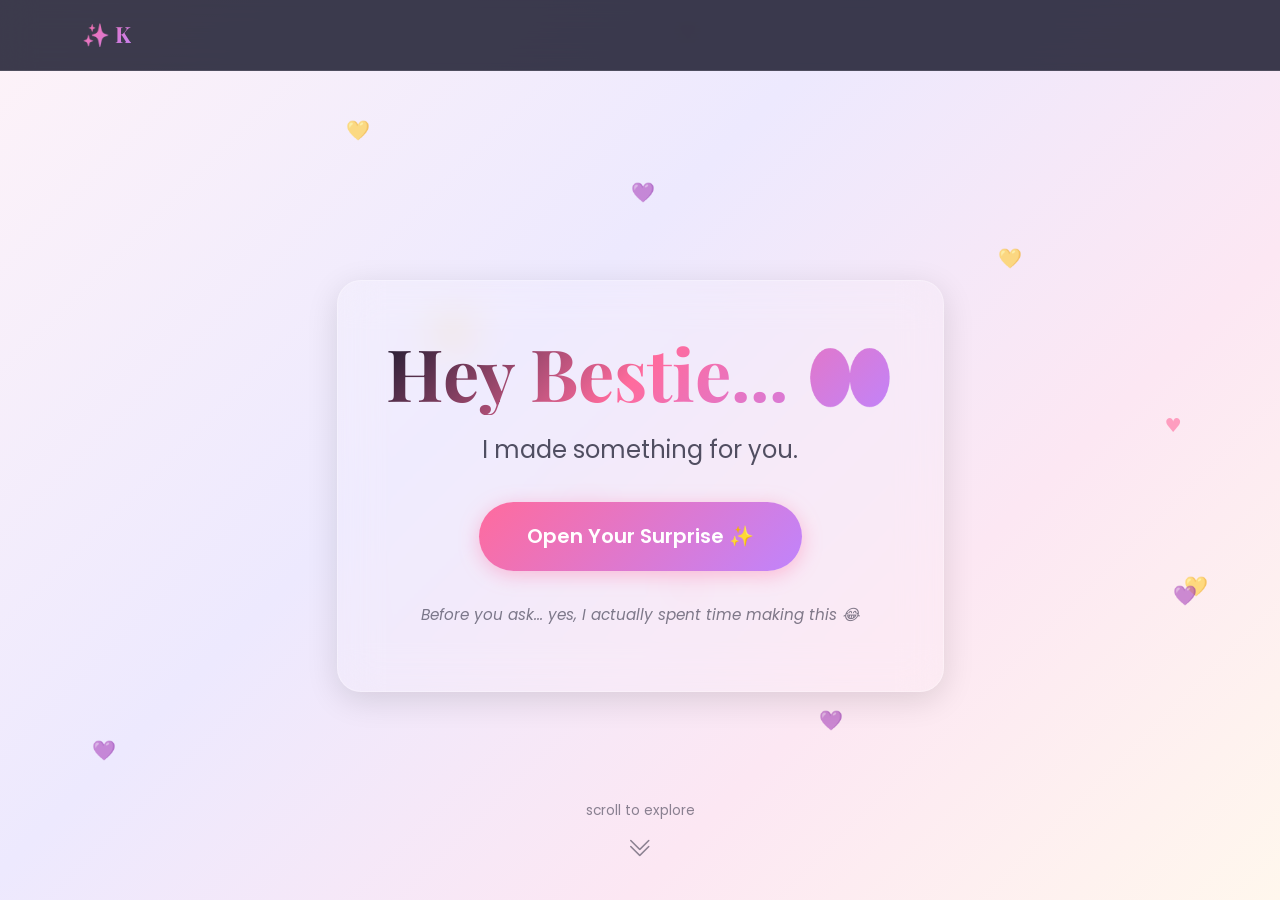
<file: index.html>
<!DOCTYPE html>
<html lang="en">
<head>
  <meta charset="UTF-8">
  <meta name="viewport" content="width=device-width, initial-scale=1.0">
  <meta name="description" content="A secret birthday surprise made just for you, bestie!">
  <title>Hey Bestie... 👀 | Birthday Surprise</title>

  <!-- Google Fonts -->
  <link rel="preconnect" href="https://fonts.googleapis.com">
  <link rel="preconnect" href="https://fonts.gstatic.com" crossorigin>
  <link href="https://fonts.googleapis.com/css2?family=Playfair+Display:wght@600;700&family=Poppins:wght@400;500;600;700&display=swap" rel="stylesheet">

  <!-- Bootstrap 5 -->
  <link href="https://cdn.jsdelivr.net/npm/bootstrap@5.3.3/dist/css/bootstrap.min.css" rel="stylesheet">
  <link href="https://cdn.jsdelivr.net/npm/bootstrap-icons@1.11.3/font/bootstrap-icons.min.css" rel="stylesheet">

  <!-- Custom Styles -->
  <link rel="stylesheet" href="css/style.css">
</head>
<body data-page="welcome">

  <!-- Page Transition Overlay -->
  <div id="page-transition" class="page-transition" aria-hidden="true">
    <i class="bi bi-stars" aria-hidden="true"></i>
  </div>

  <!-- Floating Particles -->
  <div class="particles-container" data-particles="heart" data-particle-count="12" aria-hidden="true"></div>

  <!-- Navbar -->
  <nav class="navbar navbar-expand-lg navbar-dark navbar-custom fixed-top" aria-label="Main navigation">
    <div class="container">
      <a class="navbar-brand" href="index.html">✨ B</a>
    </div>
  </nav>

  <!-- Hero Section -->
  <main class="page-wrapper">
    <section class="hero-fullscreen" aria-labelledby="welcome-heading">
      <div class="hero-content glass-card fade-in-up">
        <h1 id="welcome-heading" class="hero-title">Hey Bestie... 👀</h1>
        <p class="hero-subtitle" id="welcome-subtitle">I made something for you.</p>

        <button id="open-surprise-btn" class="btn-surprise btn-lg" aria-label="Open your birthday surprise">
          <span>Open Your Surprise ✨</span>
        </button>

        <p class="hero-footnote" id="welcome-footnote">Before you ask... yes, I actually spent time making this 😂</p>
      </div>

      <div class="scroll-indicator" aria-hidden="true">
        <span>scroll to explore</span>
        <i class="bi bi-chevron-double-down"></i>
      </div>
    </section>
  </main>

  <!-- Scripts -->
  <script src="https://cdn.jsdelivr.net/npm/bootstrap@5.3.3/dist/js/bootstrap.bundle.min.js"></script>
  <script src="js/config.js"></script>
  <script src="js/script.js"></script>
  <script>
    /* Apply config text on welcome page */
    document.addEventListener("DOMContentLoaded", () => {
      if (typeof birthdayConfig !== "undefined") {
        const sub = document.getElementById("welcome-subtitle");
        const foot = document.getElementById("welcome-footnote");
        if (sub) sub.textContent = birthdayConfig.welcomeSubtitle;
        if (foot) foot.textContent = birthdayConfig.welcomeFootnote;
      }
    });
  </script>
</body>
</html>
</file>
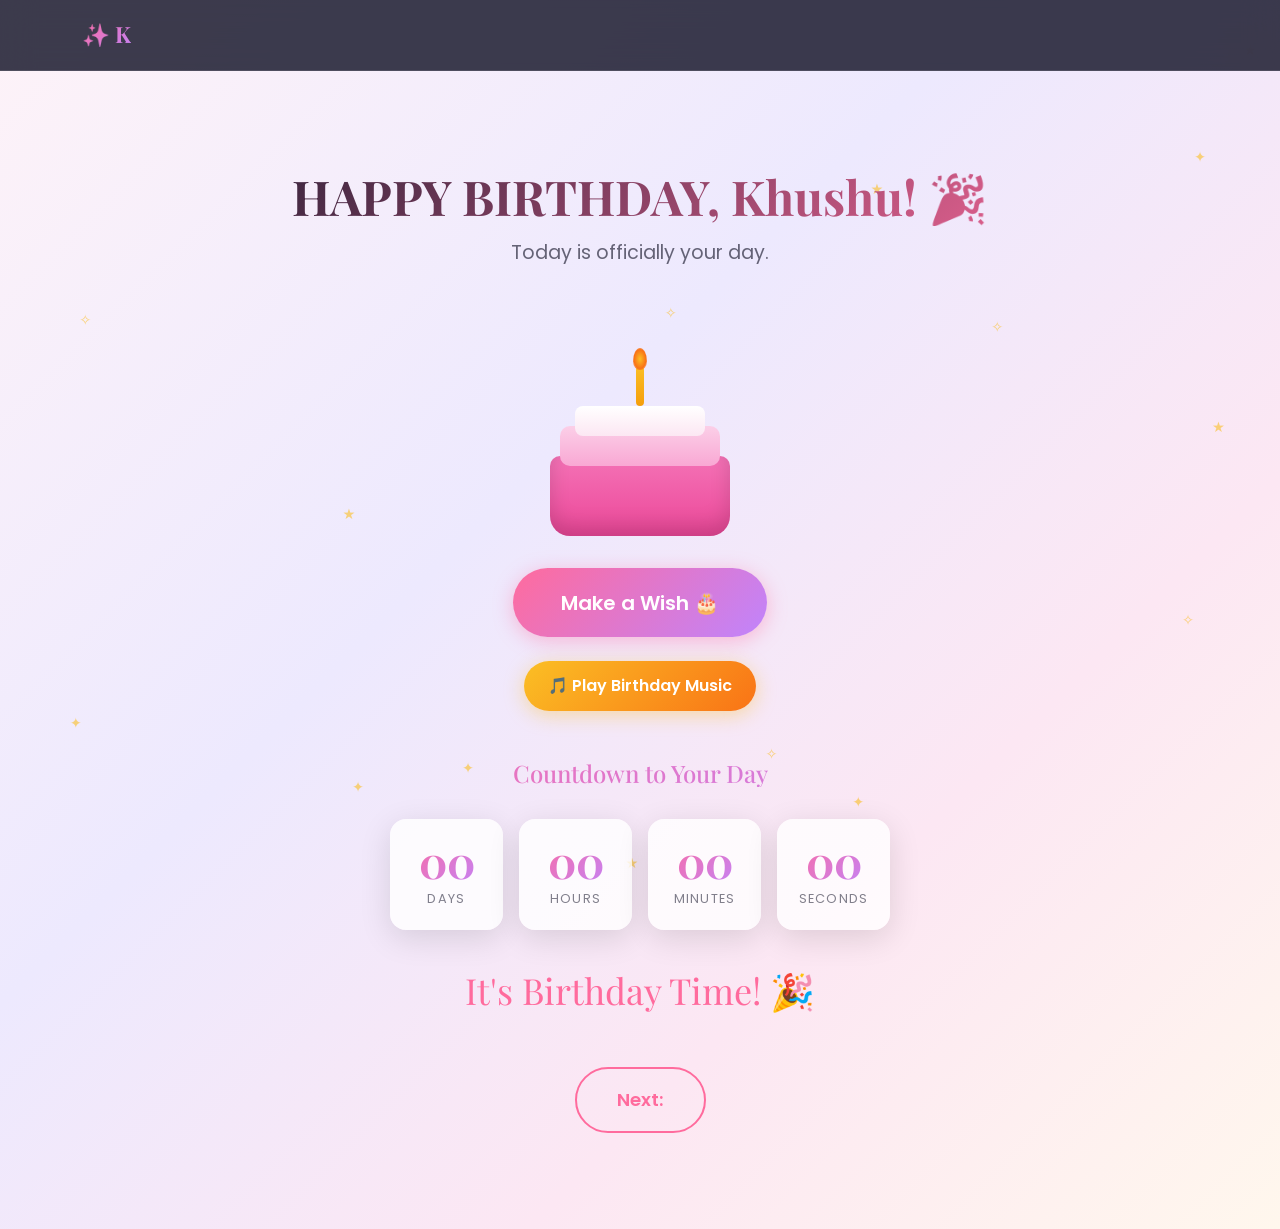
<file: birthday.html>
<!DOCTYPE html>
<html lang="en">
<head>
  <meta charset="UTF-8">
  <meta name="viewport" content="width=device-width, initial-scale=1.0">
  <meta name="description" content="Happy Birthday, Bestie! Time to celebrate!">
  <title>HAPPY BIRTHDAY! 🎉 | Birthday Surprise</title>

  <link rel="preconnect" href="https://fonts.googleapis.com">
  <link rel="preconnect" href="https://fonts.gstatic.com" crossorigin>
  <link href="https://fonts.googleapis.com/css2?family=Playfair+Display:wght@600;700&family=Poppins:wght@400;500;600;700&display=swap" rel="stylesheet">
  <link href="https://cdn.jsdelivr.net/npm/bootstrap@5.3.3/dist/css/bootstrap.min.css" rel="stylesheet">
  <link href="https://cdn.jsdelivr.net/npm/bootstrap-icons@1.11.3/font/bootstrap-icons.min.css" rel="stylesheet">
  <link rel="stylesheet" href="css/style.css">
</head>
<body data-page="birthday">

  <div id="page-transition" class="page-transition" aria-hidden="true">
    <i class="bi bi-stars" aria-hidden="true"></i>
  </div>

  <div class="particles-container" data-particles="star" data-particle-count="15" aria-hidden="true"></div>

  <nav class="navbar navbar-expand-lg navbar-dark navbar-custom fixed-top" aria-label="Main navigation">
    <div class="container">
      <a class="navbar-brand" href="index.html">✨ B</a>
    </div>
  </nav>

  <main class="page-wrapper">
    <section class="section-padding container text-center" aria-labelledby="birthday-heading">
      <h1 id="birthday-heading" class="section-title fade-in-up">
        HAPPY BIRTHDAY, <span id="birthday-name">BESTIE</span>! 🎉
      </h1>
      <p class="section-subtitle fade-in-up">Today is officially your day.</p>

      <!-- CSS Birthday Cake -->
      <div class="cake-container fade-in-up" role="img" aria-label="Animated birthday cake with candles">
        <div class="candle" aria-hidden="true">
          <div class="candle-flame" aria-hidden="true"></div>
        </div>
        <div class="cake-base" aria-hidden="true"></div>
      </div>

      <button id="make-wish-btn" class="btn-surprise btn-lg fade-in-up" aria-label="Make a birthday wish">
        <span>Make a Wish 🎂</span>
      </button>

      <!-- Music Controls (no autoplay) -->
      <div class="music-controls fade-in-up">
        <button id="play-music-btn" class="btn-surprise btn-music" aria-label="Play birthday music">
          <span>🎵 Play Birthday Music</span>
        </button>
        <button id="pause-music-btn" class="btn-surprise btn-music hidden" aria-label="Pause birthday music">
          <span>⏸ Pause Music</span>
        </button>
      </div>

      <!-- Countdown -->
      <div class="mt-5 fade-in-up">
        <h2 class="h4 text-gradient mb-3">Countdown to Your Day</h2>
        <div id="countdown-grid" class="countdown-grid">
          <div class="countdown-item">
            <div id="countdown-days" class="countdown-number">00</div>
            <div class="countdown-label">Days</div>
          </div>
          <div class="countdown-item">
            <div id="countdown-hours" class="countdown-number">00</div>
            <div class="countdown-label">Hours</div>
          </div>
          <div class="countdown-item">
            <div id="countdown-minutes" class="countdown-number">00</div>
            <div class="countdown-label">Minutes</div>
          </div>
          <div class="countdown-item">
            <div id="countdown-seconds" class="countdown-number">00</div>
            <div class="countdown-label">Seconds</div>
          </div>
        </div>
        <p id="countdown-celebration" class="countdown-celebration hidden">It's Birthday Time! 🎉</p>
      </div>

      <div class="text-center mt-5">
        <a href="meeting.html" class="btn-surprise btn-outline-surprise">
          <span>Next:</span>
        </a>
      </div>
    </section>
  </main>

  <script src="https://cdn.jsdelivr.net/npm/bootstrap@5.3.3/dist/js/bootstrap.bundle.min.js"></script>
  <script src="js/config.js"></script>
  <script src="js/script.js"></script>
</body>
</html>
</file>
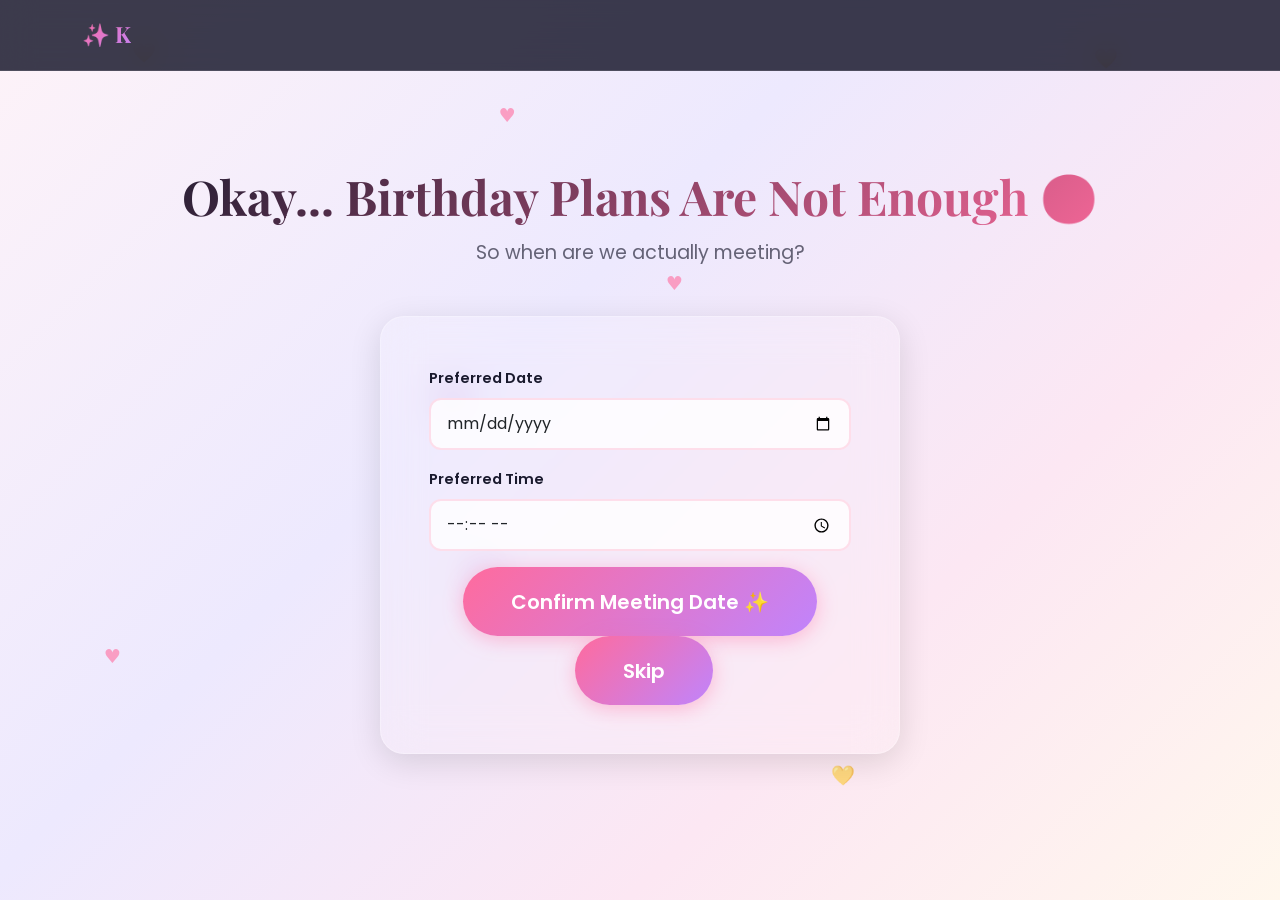
<file: meeting.html>
<!DOCTYPE html>
<html lang="en">
<head>
  <meta charset="UTF-8">
  <meta name="viewport" content="width=device-width, initial-scale=1.0">
  <meta name="description" content="Let's plan when we're actually meeting!">
  <title>Meeting Challenge 📅 | Birthday Surprise</title>

  <link rel="preconnect" href="https://fonts.googleapis.com">
  <link rel="preconnect" href="https://fonts.gstatic.com" crossorigin>
  <link href="https://fonts.googleapis.com/css2?family=Playfair+Display:wght@600;700&family=Poppins:wght@400;500;600;700&display=swap" rel="stylesheet">
  <link href="https://cdn.jsdelivr.net/npm/bootstrap@5.3.3/dist/css/bootstrap.min.css" rel="stylesheet">
  <link href="https://cdn.jsdelivr.net/npm/bootstrap-icons@1.11.3/font/bootstrap-icons.min.css" rel="stylesheet">
  <link rel="stylesheet" href="css/style.css">
  <style>
    /* Polished Skip popup styles */
    #skip-popup {
      position: fixed;
      left: 50%;
      top: 18%;
      transform: translateX(-50%) translateY(-10px) scale(0.95);
      min-width: 320px;
      max-width: 420px;
      background: linear-gradient(135deg, rgba(111,66,193,0.98), rgba(255,111,155,0.95));
      color: #fff;
      padding: 14px 16px;
      border-radius: 12px;
      z-index: 10002;
      opacity: 0;
      transition: transform .35s cubic-bezier(.2,.9,.3,1), opacity .25s ease;
      box-shadow: 0 12px 30px rgba(15,15,30,0.45);
      backdrop-filter: blur(6px) saturate(1.1);
      -webkit-backdrop-filter: blur(6px) saturate(1.1);
      pointer-events: none;
      font-family: "Poppins", system-ui, -apple-system, "Segoe UI", Roboto, "Helvetica Neue", Arial;
    }
    #skip-popup .skip-popup-inner {
      display: flex;
      align-items: center;
      gap: 12px;
    }
    #skip-popup .skip-icon {
      background: rgba(255,255,255,0.12);
      width: 52px;
      height: 52px;
      border-radius: 10px;
      display: flex;
      align-items: center;
      justify-content: center;
      font-size: 1.3rem;
      box-shadow: inset 0 -4px 12px rgba(0,0,0,0.12);
    }
    #skip-popup .skip-title {
      font-weight: 700;
      font-size: 1.02rem;
      line-height: 1.05;
    }
    #skip-popup .skip-sub {
      font-size: 0.85rem;
      opacity: 0.92;
      margin-top: 2px;
    }
    #skip-popup.show {
      opacity: 1;
      transform: translateX(-50%) translateY(0) scale(1);
      pointer-events: auto;
      animation: popup-entrance .45s cubic-bezier(.2,.9,.3,1);
    }
    @keyframes popup-entrance {
      0% { transform: translateX(-50%) translateY(-8px) scale(0.96); opacity: 0; }
      60% { transform: translateX(-50%) translateY(6px) scale(1.02); opacity: 1; }
      100% { transform: translateX(-50%) translateY(0) scale(1); }
    }
    #skip-popup .skip-close {
      margin-left: auto;
      background: transparent;
      border: none;
      color: rgba(255,255,255,0.95);
      font-size: 1.4rem;
      cursor: pointer;
      line-height: 1;
      padding: 6px 8px;
      border-radius: 8px;
      transition: background .15s ease, transform .12s ease;
    }
    #skip-popup .skip-close:hover { background: rgba(255,255,255,0.06); transform: translateY(-1px); }
    #skip-popup .skip-count {
      font-weight: 700;
      display: inline-block;
      min-width: 20px;
    }
  </style>
</head>
<body data-page="meeting">

  <div id="page-transition" class="page-transition" aria-hidden="true">
    <i class="bi bi-stars" aria-hidden="true"></i>
  </div>

  <div class="particles-container" data-particles="heart" data-particle-count="8" aria-hidden="true"></div>

  <nav class="navbar navbar-expand-lg navbar-dark navbar-custom fixed-top" aria-label="Main navigation">
    <div class="container">
      <a class="navbar-brand" href="index.html">✨ B</a>
    </div>
  </nav>

  <main class="page-wrapper">
    <section class="section-padding container" aria-labelledby="meeting-heading">
      <h1 id="meeting-heading" class="section-title fade-in-up">Okay... Birthday Plans Are Not Enough 😌</h1>
      <p class="section-subtitle fade-in-up">So when are we actually meeting?</p>

      <div class="row justify-content-center">
        <div class="col-lg-7">
          <!-- Meeting Form -->
          <form id="meeting-form" class="meeting-form glass-card fade-in-up" novalidate>
            <div class="mb-3">
              <label for="meeting-date" class="form-label">Preferred Date</label>
              <input type="date" class="form-control" id="meeting-date" required aria-required="true">
            </div>
            <div class="mb-3">
              <label for="meeting-time" class="form-label">Preferred Time</label>
              <input type="time" class="form-control" id="meeting-time" required aria-required="true">
            </div>
            <div class="text-center">
              <button type="submit" class="btn-surprise btn-lg">
                <span>Confirm Meeting Date ✨</span>
              </button>
              <button type="button" id="skip-meeting-btn" class="btn-surprise btn-lg ms-2">
                <span>Skip</span>
              </button>
            </div>
          </form>

          <!-- Confirmation Card -->
          <div id="confirmation-card" class="confirmation-card glass-card mt-4">
            <h3>Meeting Date Locked! 🔒</h3>
            <p class="confirm-message">
              Looks like we're meeting on <strong id="confirm-date"></strong> at <strong id="confirm-time"></strong>. 👀
            </p>
            <p class="wait-text">But wait...</p>
          </div>

          <!-- Joke Reveal Section -->
          <div id="joke-section" class="joke-section mt-4">
            <p class="text-center fs-5 mb-4 fade-in-up">Wait... I forgot something.</p>

            <div class="text-center mb-4">
              <button id="reveal-joke-btn" class="btn-surprise" aria-label="Reveal the surprise joke">
                <span>Reveal It 👀</span>
              </button>
            </div>

            <div id="joke-card" class="joke-card">
              <p id="joke-text"></p>
            </div>

            <div class="text-center mt-4">
              <button id="last-thing-btn" class="btn-surprise hidden" aria-label="Go to final surprise">
                <span>Okay, One Last Thing →</span>
              </button>
            </div>
          </div>

          <!-- Skip popup (hidden by default) -->
          <div id="skip-popup" aria-hidden="true" role="status" aria-live="polite">
            <div class="skip-popup-inner">
              <div class="skip-icon" aria-hidden="true">😎🐼</div>
              <div class="skip-text">
                <div class="skip-title">labad date nakh ne</div>
                <div class="skip-sub">Auto closing in <span id="skip-count" class="skip-count">5</span>s</div>
              </div>
              <button id="skip-close" aria-label="Close" class="skip-close">×</button>
            </div>
          </div>
        </div>
      </div>
    </section>
  </main>

  <script src="https://cdn.jsdelivr.net/npm/bootstrap@5.3.3/dist/js/bootstrap.bundle.min.js"></script>
  <script src="js/config.js"></script>
  <script src="js/script.js"></script>
</body>
</html>
</file>
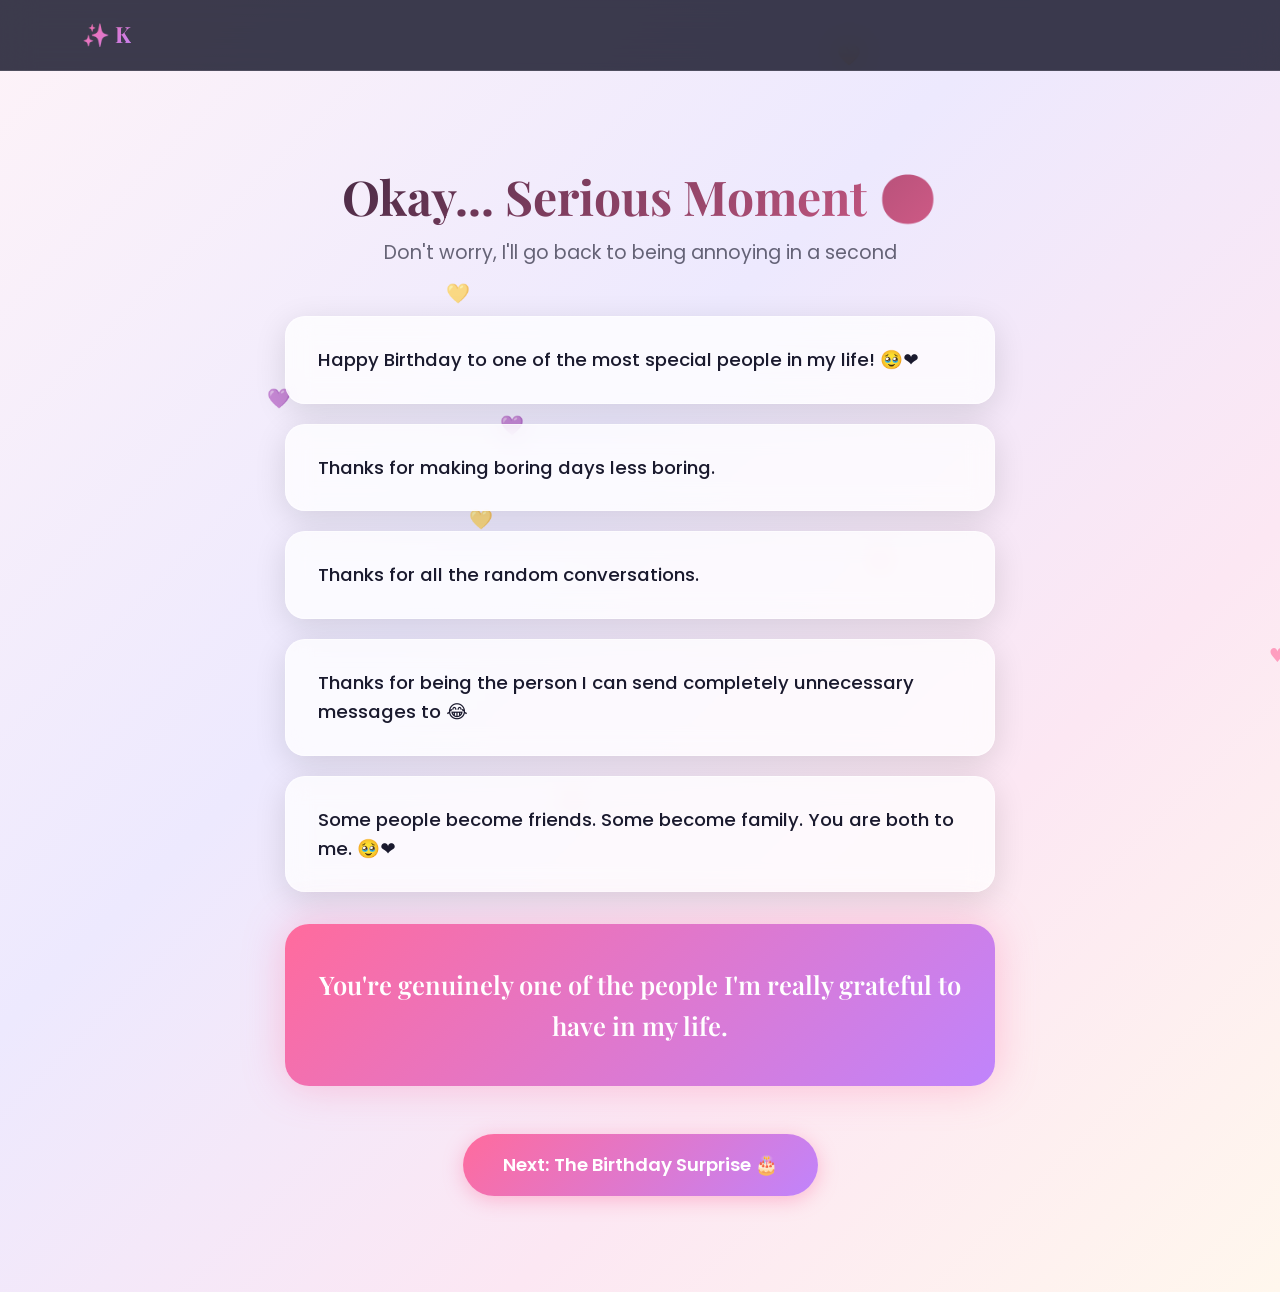
<file: messages.html>
<!DOCTYPE html>
<html lang="en">
<head>
  <meta charset="UTF-8">
  <meta name="viewport" content="width=device-width, initial-scale=1.0">
  <meta name="description" content="Things I never say enough to my best friend">
  <title>Okay... Serious Moment 🥹 | Birthday Surprise</title>

  <link rel="preconnect" href="https://fonts.googleapis.com">
  <link rel="preconnect" href="https://fonts.gstatic.com" crossorigin>
  <link href="https://fonts.googleapis.com/css2?family=Playfair+Display:wght@600;700&family=Poppins:wght@400;500;600;700&display=swap" rel="stylesheet">
  <link href="https://cdn.jsdelivr.net/npm/bootstrap@5.3.3/dist/css/bootstrap.min.css" rel="stylesheet">
  <link href="https://cdn.jsdelivr.net/npm/bootstrap-icons@1.11.3/font/bootstrap-icons.min.css" rel="stylesheet">
  <link rel="stylesheet" href="css/style.css">
</head>
<body data-page="messages">

  <div id="page-transition" class="page-transition" aria-hidden="true">
    <i class="bi bi-stars" aria-hidden="true"></i>
  </div>

  <div class="particles-container" data-particles="heart" data-particle-count="8" aria-hidden="true"></div>

  <nav class="navbar navbar-expand-lg navbar-dark navbar-custom fixed-top" aria-label="Main navigation">
    <div class="container">
      <a class="navbar-brand" href="index.html">✨ B</a>
    </div>
  </nav>

  <main class="page-wrapper">
    <section class="section-padding container" aria-labelledby="messages-heading">
      <h1 id="messages-heading" class="section-title fade-in-up">Okay... Serious Moment 🥹</h1>
      <p class="section-subtitle fade-in-up">Don't worry, I'll go back to being annoying in a second</p>

      <div class="row justify-content-center">
        <div class="col-lg-8">
          <!-- Message cards rendered by JavaScript -->
          <div id="messages-container"></div>

          <div id="gratitude-banner" class="gratitude-banner">
            <p>You're genuinely one of the people I'm really grateful to have in my life.</p>
          </div>
        </div>
      </div>

      <div class="text-center mt-5">
        <a href="birthday.html" class="btn-surprise">
          <span>Next: The Birthday Surprise 🎂</span>
        </a>
      </div>
    </section>
  </main>

  <script src="https://cdn.jsdelivr.net/npm/bootstrap@5.3.3/dist/js/bootstrap.bundle.min.js"></script>
  <script src="js/config.js"></script>
  <script src="js/script.js"></script>
</body>
</html>
</file>
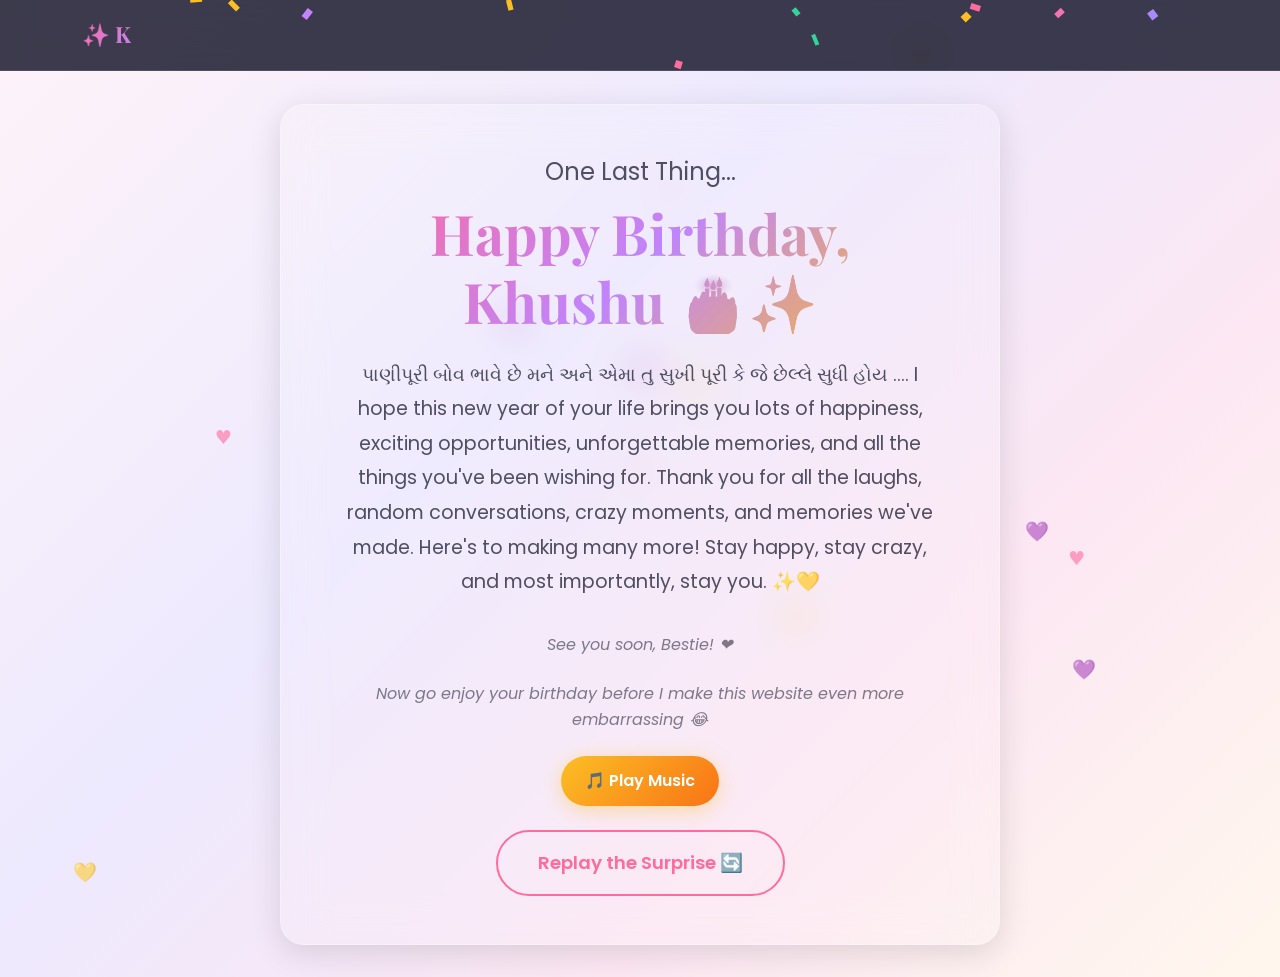
<file: surprise.html>
<!DOCTYPE html>
<html lang="en">
<head>
  <meta charset="UTF-8">
  <meta name="viewport" content="width=device-width, initial-scale=1.0">
  <meta name="description" content="One last surprise for the best birthday ever">
  <title>One Last Thing... | Birthday Surprise</title>

  <link rel="preconnect" href="https://fonts.googleapis.com">
  <link rel="preconnect" href="https://fonts.gstatic.com" crossorigin>
  <link href="https://fonts.googleapis.com/css2?family=Playfair+Display:wght@600;700&family=Poppins:wght@400;500;600;700&display=swap" rel="stylesheet">
  <link href="https://cdn.jsdelivr.net/npm/bootstrap@5.3.3/dist/css/bootstrap.min.css" rel="stylesheet">
  <link href="https://cdn.jsdelivr.net/npm/bootstrap-icons@1.11.3/font/bootstrap-icons.min.css" rel="stylesheet">
  <link rel="stylesheet" href="css/style.css">
</head>
<body data-page="surprise">

  <div id="page-transition" class="page-transition" aria-hidden="true">
    <i class="bi bi-stars" aria-hidden="true"></i>
  </div>

  <div class="particles-container" data-particles="heart" data-particle-count="12" aria-hidden="true"></div>

  <nav class="navbar navbar-expand-lg navbar-dark navbar-custom fixed-top" aria-label="Main navigation">
    <div class="container">
      <a class="navbar-brand" href="index.html">✨ B</a>
    </div>
  </nav>

  <main class="page-wrapper">
    <section class="hero-fullscreen" aria-labelledby="final-heading">
      <div class="hero-content glass-card scale-in">
        <p class="hero-subtitle mb-2 fade-in">One Last Thing...</p>

        <h1 id="final-heading" class="final-title">
          Happy Birthday, <span id="final-name">BESTIE</span> 🎂✨
        </h1>

        <p id="final-message" class="final-message">
          You're not just my best friend — you're my favorite person to be weird with.
        </p>

        <p class="final-footnote">
          See you soon, Bestie! ❤️
        </p>
        <p class="final-footnote">
          Now go enjoy your birthday before I make this website even more embarrassing 😂
        </p>

        <!-- Music Controls -->
        <div class="music-controls">
          <button id="play-music-btn" class="btn-surprise btn-music" aria-label="Play birthday music">
            <span>🎵 Play Music</span>
          </button>
          <button id="pause-music-btn" class="btn-surprise btn-music hidden" aria-label="Pause music">
            <span>⏸ Pause Music</span>
          </button>
        </div>

        <div class="mt-4">
          <button id="replay-btn" class="btn-surprise btn-outline-surprise" aria-label="Replay the birthday surprise from the beginning">
            <span>Replay the Surprise 🔄</span>
          </button>
        </div>
      </div>
    </section>
  </main>

  <script src="https://cdn.jsdelivr.net/npm/bootstrap@5.3.3/dist/js/bootstrap.bundle.min.js"></script>
  <script src="js/config.js"></script>
  <script src="js/script.js"></script>
</body>
</html>
</file>
<file: css/style.css>
/* ═══════════════════════════════════════════════════════════════
   BIRTHDAY SURPRISE — Main Stylesheet
   Theme: Soft gradients, glassmorphism, warm friendship vibes
   ═══════════════════════════════════════════════════════════════ */

/* ── CSS Variables (override via config.js colors) ─────────── */
:root {
  --color-primary: #ff6b9d;
  --color-secondary: #c084fc;
  --color-accent: #fbbf24;
  --color-dark: #1a1a2e;
  --color-light: #fef3f8;
  --color-glass: rgba(255, 255, 255, 0.12);
  --color-glass-border: rgba(255, 255, 255, 0.25);
  --font-heading: "Playfair Display", Georgia, serif;
  --font-body: "Poppins", system-ui, sans-serif;
  --shadow-soft: 0 8px 32px rgba(0, 0, 0, 0.12);
  --shadow-glow: 0 0 40px rgba(255, 107, 157, 0.35);
  --transition-smooth: 0.4s cubic-bezier(0.4, 0, 0.2, 1);
  --navbar-height: 72px;
}

/* ── Reset & Base ────────────────────────────────────────────── */
*,
*::before,
*::after {
  box-sizing: border-box;
}

html {
  scroll-behavior: smooth;
}

body {
  font-family: var(--font-body);
  color: var(--color-dark);
  background: linear-gradient(135deg, #fef3f8 0%, #ede9fe 40%, #fce7f3 70%, #fff7ed 100%);
  min-height: 100vh;
  overflow-x: hidden;
  line-height: 1.6;
}

h1, h2, h3, h4, h5, h6 {
  font-family: var(--font-heading);
  font-weight: 700;
  line-height: 1.2;
}

img {
  max-width: 100%;
  height: auto;
  display: block;
}

a {
  text-decoration: none;
  color: inherit;
}

/* ── Reduced Motion ──────────────────────────────────────────── */
@media (prefers-reduced-motion: reduce) {
  *,
  *::before,
  *::after {
    animation-duration: 0.01ms !important;
    animation-iteration-count: 1 !important;
    transition-duration: 0.01ms !important;
    scroll-behavior: auto !important;
  }

  .floating-heart,
  .floating-star,
  .particle,
  .balloon,
  .sparkle {
    display: none !important;
  }
}

/* ── Navbar ──────────────────────────────────────────────────── */
.navbar-custom {
  background: rgba(26, 26, 46, 0.85);
  backdrop-filter: blur(16px);
  -webkit-backdrop-filter: blur(16px);
  border-bottom: 1px solid rgba(255, 255, 255, 0.1);
  padding: 0.75rem 0;
  transition: var(--transition-smooth);
}

.navbar-custom .navbar-brand {
  font-family: var(--font-heading);
  font-size: 1.4rem;
  font-weight: 700;
  background: linear-gradient(135deg, var(--color-primary), var(--color-secondary));
  -webkit-background-clip: text;
  -webkit-text-fill-color: transparent;
  background-clip: text;
}

.navbar-custom .nav-link {
  color: rgba(255, 255, 255, 0.85) !important;
  font-weight: 500;
  font-size: 0.9rem;
  padding: 0.5rem 1rem !important;
  border-radius: 50px;
  transition: var(--transition-smooth);
  position: relative;
}

.navbar-custom .nav-link:hover,
.navbar-custom .nav-link.active {
  color: #fff !important;
  background: rgba(255, 107, 157, 0.25);
}

.navbar-custom .nav-link:focus-visible {
  outline: 2px solid var(--color-accent);
  outline-offset: 2px;
}

.navbar-toggler {
  border-color: rgba(255, 255, 255, 0.3);
}

.navbar-toggler:focus {
  box-shadow: 0 0 0 2px var(--color-accent);
}

/* ── Page Layout ─────────────────────────────────────────────── */
.page-wrapper {
  padding-top: var(--navbar-height);
  min-height: 100vh;
}

.section-padding {
  padding: 4rem 1rem;
}

@media (min-width: 768px) {
  .section-padding {
    padding: 6rem 2rem;
  }
}

/* ── Hero Sections ───────────────────────────────────────────── */
.hero-fullscreen {
  min-height: calc(100vh - var(--navbar-height));
  display: flex;
  align-items: center;
  justify-content: center;
  position: relative;
  overflow: hidden;
  padding: 2rem 1rem;
}

.hero-content {
  text-align: center;
  z-index: 2;
  max-width: 720px;
}

.hero-title {
  font-size: clamp(2.5rem, 8vw, 4.5rem);
  margin-bottom: 1rem;
  background: linear-gradient(135deg, var(--color-dark) 0%, var(--color-primary) 50%, var(--color-secondary) 100%);
  -webkit-background-clip: text;
  -webkit-text-fill-color: transparent;
  background-clip: text;
}

.hero-subtitle {
  font-size: clamp(1.1rem, 3vw, 1.5rem);
  color: rgba(26, 26, 46, 0.75);
  margin-bottom: 2rem;
  font-weight: 400;
}

.hero-footnote {
  font-size: 0.95rem;
  color: rgba(26, 26, 46, 0.55);
  margin-top: 2rem;
  font-style: italic;
}

/* ── Glass Card ──────────────────────────────────────────────── */
.glass-card {
  background: var(--color-glass);
  backdrop-filter: blur(20px);
  -webkit-backdrop-filter: blur(20px);
  border: 1px solid var(--color-glass-border);
  border-radius: 24px;
  padding: 2.5rem 2rem;
  box-shadow: var(--shadow-soft);
}

@media (min-width: 768px) {
  .glass-card {
    padding: 3rem;
  }
}

/* ── Buttons ─────────────────────────────────────────────────── */
.btn-surprise {
  display: inline-flex;
  align-items: center;
  justify-content: center;
  gap: 0.5rem;
  padding: 1rem 2.5rem;
  font-size: 1.15rem;
  font-weight: 600;
  font-family: var(--font-body);
  color: #fff;
  background: linear-gradient(135deg, var(--color-primary), var(--color-secondary));
  border: none;
  border-radius: 50px;
  cursor: pointer;
  transition: var(--transition-smooth);
  box-shadow: 0 4px 20px rgba(255, 107, 157, 0.4);
  position: relative;
  overflow: hidden;
}

.btn-surprise::before {
  content: "";
  position: absolute;
  inset: 0;
  background: linear-gradient(135deg, var(--color-secondary), var(--color-primary));
  opacity: 0;
  transition: var(--transition-smooth);
}

.btn-surprise:hover {
  transform: translateY(-3px) scale(1.02);
  box-shadow: var(--shadow-glow);
  color: #fff;
}

.btn-surprise:hover::before {
  opacity: 1;
}

.btn-surprise span,
.btn-surprise i {
  position: relative;
  z-index: 1;
}

.btn-surprise:focus-visible {
  outline: 3px solid var(--color-accent);
  outline-offset: 3px;
}

.btn-surprise.btn-lg {
  padding: 1.15rem 3rem;
  font-size: 1.25rem;
}

.btn-outline-surprise {
  background: transparent;
  border: 2px solid var(--color-primary);
  color: var(--color-primary);
  box-shadow: none;
}

.btn-outline-surprise::before {
  display: none;
}

.btn-outline-surprise:hover {
  background: var(--color-primary);
  color: #fff;
}

.btn-music {
  background: linear-gradient(135deg, var(--color-accent), #f97316);
  box-shadow: 0 4px 20px rgba(251, 191, 36, 0.4);
}

/* ── Scroll Indicator ────────────────────────────────────────── */
.scroll-indicator {
  position: absolute;
  bottom: 2rem;
  left: 50%;
  transform: translateX(-50%);
  display: flex;
  flex-direction: column;
  align-items: center;
  gap: 0.5rem;
  color: rgba(26, 26, 46, 0.5);
  font-size: 0.85rem;
  animation: bounce 2s ease-in-out infinite;
  z-index: 2;
}

.scroll-indicator i {
  font-size: 1.5rem;
}

@keyframes bounce {
  0%, 100% { transform: translateX(-50%) translateY(0); }
  50% { transform: translateX(-50%) translateY(8px); }
}

/* ── Section Headings ────────────────────────────────────────── */
.section-title {
  font-size: clamp(2rem, 5vw, 3rem);
  text-align: center;
  margin-bottom: 0.75rem;
  background: linear-gradient(135deg, var(--color-dark), var(--color-primary));
  -webkit-background-clip: text;
  -webkit-text-fill-color: transparent;
  background-clip: text;
}

.section-subtitle {
  text-align: center;
  color: rgba(26, 26, 46, 0.65);
  font-size: clamp(1rem, 2.5vw, 1.2rem);
  max-width: 600px;
  margin: 0 auto 3rem;
}

/* ── Memory Cards ────────────────────────────────────────────── */
.memory-card {
  border: none;
  border-radius: 20px;
  overflow: hidden;
  background: rgba(255, 255, 255, 0.7);
  backdrop-filter: blur(10px);
  box-shadow: var(--shadow-soft);
  transition: var(--transition-smooth);
  cursor: pointer;
  height: 100%;
}

.memory-card:hover {
  transform: translateY(-8px);
  box-shadow: var(--shadow-glow);
}

.memory-card:focus-visible {
  outline: 3px solid var(--color-primary);
  outline-offset: 3px;
}

.memory-card .card-img-wrapper {
  overflow: hidden;
  aspect-ratio: 4 / 3;
  background: rgba(26, 26, 46, 0.06);
  display: flex;
  align-items: center;
  justify-content: center;
}

.memory-card .card-img-top {
  width: 100%;
  height: 100%;
  object-fit: contain;
  object-position: center;
  transition: transform 0.6s ease;
}

.memory-card:hover .card-img-top {
  transform: scale(1.03);
}

.memory-card .card-date {
  font-size: 0.8rem;
  color: var(--color-primary);
  font-weight: 600;
  text-transform: uppercase;
  letter-spacing: 0.05em;
}

.memory-card .card-title {
  font-family: var(--font-heading);
  font-size: 1.15rem;
  margin-bottom: 0.5rem;
}

.memory-card .card-text {
  font-size: 0.9rem;
  color: rgba(26, 26, 46, 0.65);
}

/* ── Modal ───────────────────────────────────────────────────── */
.modal-content {
  border: none;
  border-radius: 20px;
  overflow: hidden;
}

.modal-memory-img {
  width: 100%;
  max-height: min(70vh, 620px);
  object-fit: contain;
  object-position: center;
  background: rgba(26, 26, 46, 0.04);
}

.modal.fade .modal-dialog {
  transition: transform 0.4s ease-out;
  transform: scale(0.9) translateY(20px);
}

.modal.show .modal-dialog {
  transform: scale(1) translateY(0);
}

/* ── Message Cards (Page 3) ──────────────────────────────────── */
.message-card {
  background: rgba(255, 255, 255, 0.75);
  backdrop-filter: blur(12px);
  border: 1px solid rgba(255, 255, 255, 0.5);
  border-radius: 20px;
  padding: 1.75rem 2rem;
  margin-bottom: 1.25rem;
  box-shadow: var(--shadow-soft);
  transition: var(--transition-smooth);
  opacity: 0;
  transform: translateY(30px);
}

.message-card.revealed {
  opacity: 1;
  transform: translateY(0);
}

.message-card:hover {
  transform: translateY(-4px);
  box-shadow: var(--shadow-glow);
}

.message-card.revealed:hover {
  transform: translateY(-4px);
}

.message-card p {
  margin: 0;
  font-size: clamp(1rem, 2.5vw, 1.15rem);
  font-weight: 500;
  color: var(--color-dark);
}

.gratitude-banner {
  background: linear-gradient(135deg, var(--color-primary), var(--color-secondary));
  color: #fff;
  border-radius: 24px;
  padding: 2.5rem 2rem;
  text-align: center;
  margin-top: 2rem;
  box-shadow: var(--shadow-glow);
  opacity: 0;
  transform: scale(0.95);
  transition: all 0.6s ease;
}

.gratitude-banner.revealed {
  opacity: 1;
  transform: scale(1);
}

.gratitude-banner p {
  font-family: var(--font-heading);
  font-size: clamp(1.2rem, 3vw, 1.6rem);
  margin: 0;
  font-weight: 600;
}

/* ── Birthday Cake (CSS) ───────────────────────────────────────── */
.cake-container {
  position: relative;
  width: 200px;
  height: 220px;
  margin: 2rem auto;
}

.cake-base {
  position: absolute;
  bottom: 0;
  left: 50%;
  transform: translateX(-50%);
  width: 180px;
  height: 80px;
  background: linear-gradient(180deg, #f472b6, #ec4899);
  border-radius: 10px 10px 20px 20px;
  box-shadow: inset 0 -10px 20px rgba(0, 0, 0, 0.15);
}

.cake-base::before {
  content: "";
  position: absolute;
  top: -30px;
  left: 10px;
  width: 160px;
  height: 40px;
  background: linear-gradient(180deg, #fbcfe8, #f9a8d4);
  border-radius: 10px;
}

.cake-base::after {
  content: "";
  position: absolute;
  top: -50px;
  left: 25px;
  width: 130px;
  height: 30px;
  background: linear-gradient(180deg, #fff, #fce7f3);
  border-radius: 8px;
}

.candle {
  position: absolute;
  bottom: 130px;
  left: 50%;
  transform: translateX(-50%);
  width: 8px;
  height: 40px;
  background: linear-gradient(180deg, #fbbf24, #f59e0b);
  border-radius: 4px;
  z-index: 2;
}

.candle-flame {
  position: absolute;
  top: -18px;
  left: 50%;
  transform: translateX(-50%);
  width: 14px;
  height: 22px;
  background: radial-gradient(ellipse, #fbbf24 0%, #f97316 60%, transparent 100%);
  border-radius: 50% 50% 50% 50% / 60% 60% 40% 40%;
  animation: flicker 0.8s ease-in-out infinite alternate;
  opacity: 1;
  transition: opacity 0.5s ease;
}

.candle-flame.blown-out {
  opacity: 0;
  animation: none;
}

@keyframes flicker {
  0% { transform: translateX(-50%) scale(1) rotate(-2deg); }
  100% { transform: translateX(-50%) scale(1.1) rotate(2deg); }
}

/* ── Countdown ───────────────────────────────────────────────── */
.countdown-grid {
  display: grid;
  grid-template-columns: repeat(2, 1fr);
  gap: 1rem;
  max-width: 500px;
  margin: 2rem auto;
}

@media (min-width: 480px) {
  .countdown-grid {
    grid-template-columns: repeat(4, 1fr);
  }
}

.countdown-item {
  background: rgba(255, 255, 255, 0.8);
  backdrop-filter: blur(10px);
  border-radius: 16px;
  padding: 1.25rem 0.75rem;
  text-align: center;
  box-shadow: var(--shadow-soft);
}

.countdown-number {
  font-family: var(--font-heading);
  font-size: clamp(2rem, 5vw, 2.75rem);
  font-weight: 700;
  background: linear-gradient(135deg, var(--color-primary), var(--color-secondary));
  -webkit-background-clip: text;
  -webkit-text-fill-color: transparent;
  background-clip: text;
  line-height: 1;
}

.countdown-label {
  font-size: 0.8rem;
  text-transform: uppercase;
  letter-spacing: 0.1em;
  color: rgba(26, 26, 46, 0.55);
  margin-top: 0.35rem;
}

.countdown-celebration {
  font-family: var(--font-heading);
  font-size: clamp(1.5rem, 4vw, 2.25rem);
  color: var(--color-primary);
  animation: pulse 1.5s ease-in-out infinite;
}

@keyframes pulse {
  0%, 100% { transform: scale(1); }
  50% { transform: scale(1.05); }
}

/* ── Meeting Form ────────────────────────────────────────────── */
.meeting-form {
  max-width: 520px;
  margin: 0 auto;
}

.meeting-form .form-control,
.meeting-form .form-select {
  border-radius: 12px;
  border: 2px solid rgba(255, 107, 157, 0.2);
  padding: 0.75rem 1rem;
  transition: var(--transition-smooth);
  background: rgba(255, 255, 255, 0.8);
}

.meeting-form .form-control:focus,
.meeting-form .form-select:focus {
  border-color: var(--color-primary);
  box-shadow: 0 0 0 3px rgba(255, 107, 157, 0.2);
}

.meeting-form .form-label {
  font-weight: 600;
  font-size: 0.9rem;
  color: var(--color-dark);
}

.confirmation-card {
  display: none;
  text-align: center;
  animation: scaleIn 0.6s ease forwards;
}

.confirmation-card.visible {
  display: block;
}

.confirmation-card h3 {
  font-size: clamp(1.5rem, 4vw, 2rem);
  color: var(--color-primary);
  margin-bottom: 1rem;
}

.confirmation-card .confirm-message {
  font-size: clamp(1rem, 2.5vw, 1.2rem);
  margin-bottom: 1.5rem;
  line-height: 1.7;
}

.confirmation-card .wait-text {
  font-family: var(--font-heading);
  font-size: 1.3rem;
  color: var(--color-secondary);
  opacity: 0;
  animation: fadeInUp 0.8s ease 1s forwards;
}

/* ── Joke Reveal ─────────────────────────────────────────────── */
.joke-section {
  display: none;
  opacity: 0;
  transform: translateY(20px);
  transition: all 0.6s ease;
}

.joke-section.visible {
  display: block;
  opacity: 1;
  transform: translateY(0);
}

.joke-card {
  background: rgba(255, 255, 255, 0.85);
  backdrop-filter: blur(16px);
  border-radius: 24px;
  padding: 2.5rem 2rem;
  box-shadow: var(--shadow-soft);
  text-align: center;
  transform: rotateY(90deg);
  opacity: 0;
  transition: all 0.8s cubic-bezier(0.4, 0, 0.2, 1);
}

.joke-card.revealed {
  transform: rotateY(0);
  opacity: 1;
}

.joke-card p {
  font-size: clamp(1rem, 2.5vw, 1.2rem);
  line-height: 1.8;
  white-space: pre-line;
  margin-bottom: 0;
}

.final-section {
  display: none;
  text-align: center;
  padding: 3rem 1rem;
}

.final-section.visible {
  display: block;
  animation: fadeInUp 0.8s ease forwards;
}

.final-title {
  font-size: clamp(2rem, 6vw, 3.5rem);
  background: linear-gradient(135deg, var(--color-primary), var(--color-secondary), var(--color-accent));
  -webkit-background-clip: text;
  -webkit-text-fill-color: transparent;
  background-clip: text;
  margin-bottom: 1.5rem;
}

.final-message {
  font-size: clamp(1rem, 2.5vw, 1.2rem);
  max-width: 600px;
  margin: 0 auto 2rem;
  color: rgba(26, 26, 46, 0.75);
  line-height: 1.8;
}

.final-footnote {
  font-style: italic;
  color: rgba(26, 26, 46, 0.55);
  margin-top: 1.5rem;
}

/* ── Floating Particles ──────────────────────────────────────── */
.particles-container {
  position: fixed;
  inset: 0;
  pointer-events: none;
  overflow: hidden;
  z-index: 0;
}

.floating-heart,
.floating-star {
  position: absolute;
  opacity: 0.6;
  animation: float 6s ease-in-out infinite;
  pointer-events: none;
}

.floating-heart {
  color: var(--color-primary);
  font-size: 1.2rem;
}

.floating-star {
  color: var(--color-accent);
  font-size: 0.9rem;
}

@keyframes float {
  0%, 100% {
    transform: translateY(0) rotate(0deg);
    opacity: 0.4;
  }
  50% {
    transform: translateY(-30px) rotate(15deg);
    opacity: 0.8;
  }
}

/* ── Confetti Canvas ───────────────────────────────────────────── */
#confetti-canvas {
  position: fixed;
  inset: 0;
  pointer-events: none;
  z-index: 9999;
}

/* ── Balloons ──────────────────────────────────────────────────── */
.balloon-container {
  position: fixed;
  inset: 0;
  pointer-events: none;
  z-index: 100;
  overflow: hidden;
}

.balloon {
  position: absolute;
  bottom: -100px;
  width: 40px;
  height: 50px;
  border-radius: 50% 50% 50% 50% / 60% 60% 40% 40%;
  animation: rise 4s ease-in forwards;
}

.balloon::after {
  content: "";
  position: absolute;
  bottom: -30px;
  left: 50%;
  width: 1px;
  height: 30px;
  background: rgba(0, 0, 0, 0.2);
}

@keyframes rise {
  0% {
    transform: translateY(0) rotate(0deg);
    opacity: 1;
  }
  100% {
    transform: translateY(-110vh) rotate(10deg);
    opacity: 0.6;
  }
}

/* ── Sparkles ──────────────────────────────────────────────────── */
.sparkle {
  position: absolute;
  width: 6px;
  height: 6px;
  background: var(--color-accent);
  border-radius: 50%;
  animation: sparkle 1.5s ease-in-out infinite;
}

@keyframes sparkle {
  0%, 100% { opacity: 0; transform: scale(0); }
  50% { opacity: 1; transform: scale(1); }
}

/* ── Animations ────────────────────────────────────────────────── */
.fade-in {
  animation: fadeIn 0.8s ease forwards;
}

.fade-in-up {
  animation: fadeInUp 0.8s ease forwards;
}

.scale-in {
  animation: scaleIn 0.6s ease forwards;
}

.slide-left {
  animation: slideLeft 0.8s ease forwards;
}

.slide-right {
  animation: slideRight 0.8s ease forwards;
}

@keyframes fadeIn {
  from { opacity: 0; }
  to { opacity: 1; }
}

@keyframes fadeInUp {
  from {
    opacity: 0;
    transform: translateY(30px);
  }
  to {
    opacity: 1;
    transform: translateY(0);
  }
}

@keyframes scaleIn {
  from {
    opacity: 0;
    transform: scale(0.85);
  }
  to {
    opacity: 1;
    transform: scale(1);
  }
}

@keyframes slideLeft {
  from {
    opacity: 0;
    transform: translateX(40px);
  }
  to {
    opacity: 1;
    transform: translateX(0);
  }
}

@keyframes slideRight {
  from {
    opacity: 0;
    transform: translateX(-40px);
  }
  to {
    opacity: 1;
    transform: translateX(0);
  }
}

/* ── Page Transition Overlay ───────────────────────────────────── */
.page-transition {
  position: fixed;
  inset: 0;
  background: linear-gradient(135deg, var(--color-primary), var(--color-secondary));
  z-index: 10000;
  display: flex;
  align-items: center;
  justify-content: center;
  opacity: 0;
  pointer-events: none;
  transition: opacity 0.5s ease;
}

.page-transition.active {
  opacity: 1;
  pointer-events: all;
}

.page-transition i {
  font-size: 3rem;
  color: #fff;
  animation: spin 0.8s linear infinite;
}

@keyframes spin {
  from { transform: rotate(0deg); }
  to { transform: rotate(360deg); }
}

/* ── Utility ───────────────────────────────────────────────────── */
.text-gradient {
  background: linear-gradient(135deg, var(--color-primary), var(--color-secondary));
  -webkit-background-clip: text;
  -webkit-text-fill-color: transparent;
  background-clip: text;
}

.hidden {
  display: none !important;
}

.sr-only-custom {
  position: absolute;
  width: 1px;
  height: 1px;
  padding: 0;
  margin: -1px;
  overflow: hidden;
  clip: rect(0, 0, 0, 0);
  border: 0;
}

/* ── Music Controls ────────────────────────────────────────────── */
.music-controls {
  display: flex;
  gap: 0.75rem;
  justify-content: center;
  flex-wrap: wrap;
  margin-top: 1.5rem;
}

.music-controls .btn-surprise {
  padding: 0.75rem 1.5rem;
  font-size: 1rem;
}

/* ── Responsive Tweaks ─────────────────────────────────────────── */
@media (max-width: 576px) {
  .glass-card {
    padding: 1.75rem 1.25rem;
  }

  .btn-surprise {
    padding: 0.875rem 2rem;
    font-size: 1rem;
    width: 100%;
    max-width: 320px;
  }

  .hero-fullscreen {
    min-height: calc(100dvh - var(--navbar-height));
  }
}
</file>
